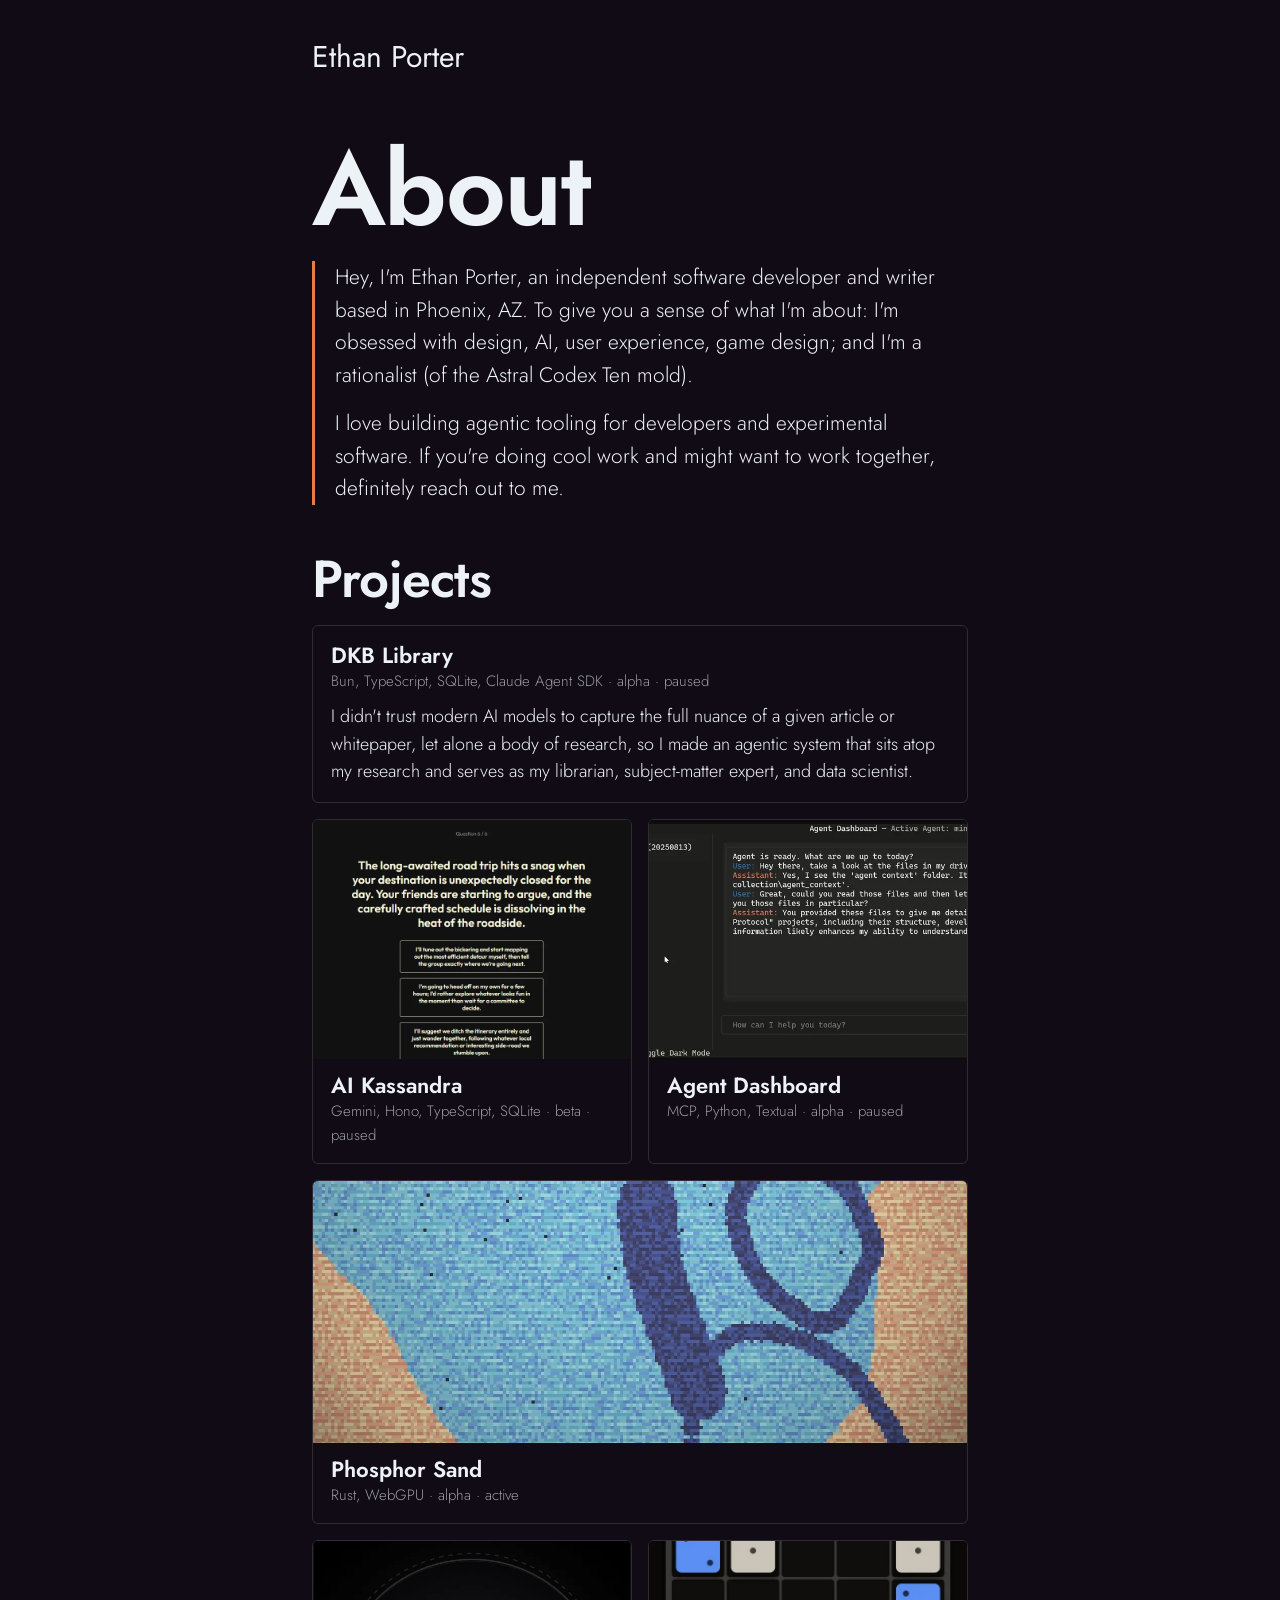
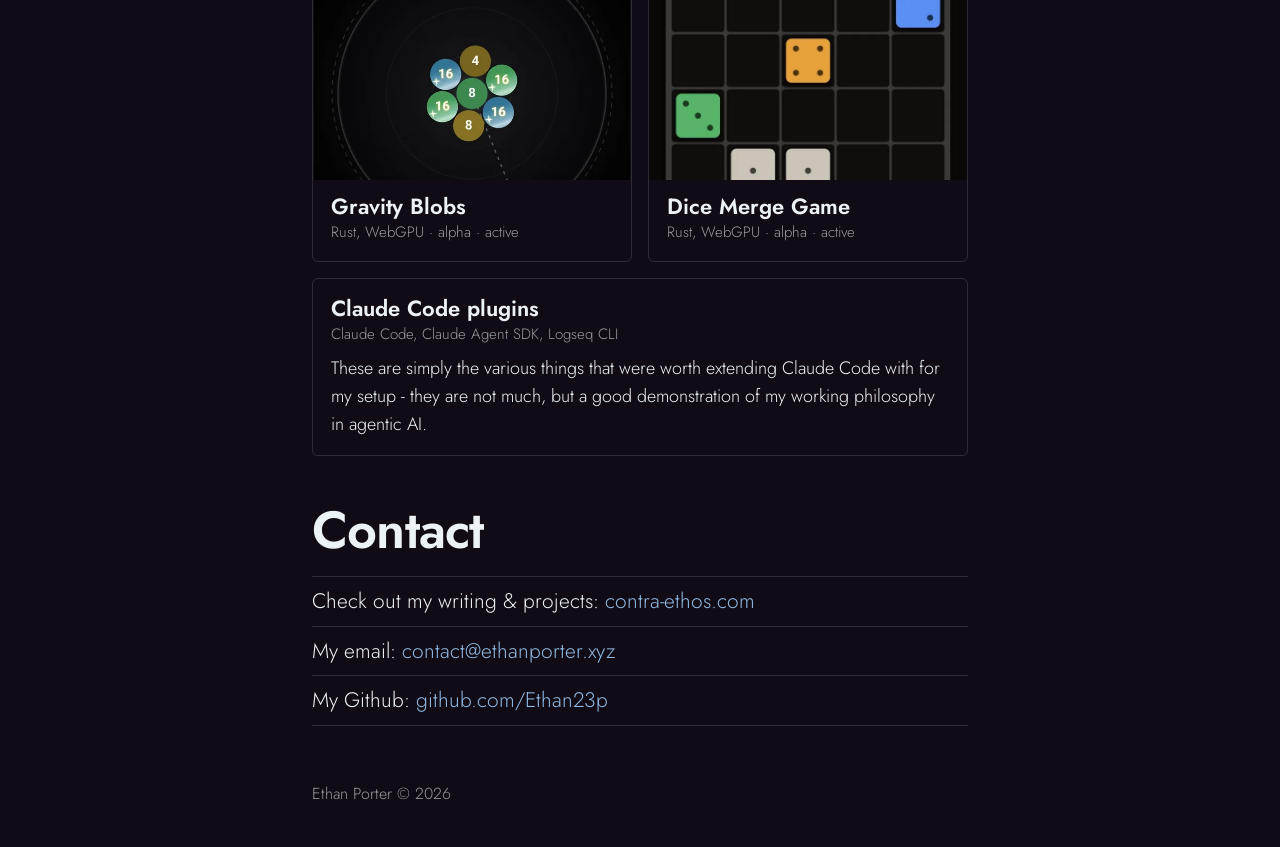
<file: index.html>
<!doctype html>
<html lang="en">
<head>
<meta charset="utf-8">
<meta name="viewport" content="width=device-width, initial-scale=1">
<title>Ethan Porter</title>
<meta name="description" content="Ethan Porter, an independent software developer and writer based in Phoenix, AZ.">
<meta name="color-scheme" content="dark">
<link rel="preconnect" href="https://fonts.googleapis.com">
<link rel="preconnect" href="https://fonts.gstatic.com" crossorigin>
<link rel="stylesheet" href="https://fonts.googleapis.com/css2?family=Jost:wght@300;400;600&display=swap">
<link rel="stylesheet" href="style.css">
</head>
<body>
<header>
<a class="wordmark" href="/">Ethan Porter</a>
</header>

<main>
<section aria-labelledby="about">
<h1 id="about">About</h1>
<blockquote>
<p>Hey, I'm Ethan Porter, an independent software developer and writer based in Phoenix, AZ. To give you a sense of what I'm about: I'm obsessed with design, AI, user experience, game design; and I'm a rationalist (of the Astral Codex Ten mold).</p>
<p>I love building agentic tooling for developers and experimental software. If you're doing cool work and might want to work together, definitely reach out to me.</p>
</blockquote>
</section>

<section aria-labelledby="projects">
<h2 id="projects">Projects</h2>
<div class="cards">
<a class="card card--full card--text" href="/projects/dkb-library/">
<span class="card-title">DKB Library</span>
<span class="card-meta">Bun, TypeScript, SQLite, Claude Agent SDK · alpha · paused</span>
<span class="card-line">I didn&#x27;t trust modern AI models to capture the full nuance of a given article or whitepaper, let alone a body of research, so I made an agentic system that sits atop my research and serves as my librarian, subject-matter expert, and data scientist.</span>
</a>
<a class="card card--half" href="/projects/ai-kassandra/">
<img src="/images/projects/ai-kassandra-card.webp" alt="" width="800" height="600" loading="lazy">
<span class="card-title">AI Kassandra</span>
<span class="card-meta">Gemini, Hono, TypeScript, SQLite · beta · paused</span>
</a>
<a class="card card--half" href="/projects/agent-dashboard/">
<img src="/images/projects/agent-dashboard-card.webp" alt="" width="1200" height="422" loading="lazy" style="object-position:20% 50%">
<span class="card-title">Agent Dashboard</span>
<span class="card-meta">MCP, Python, Textual · alpha · paused</span>
</a>
<a class="card card--full" href="https://contra-ethos.com/projects/phosphor-sand/">
<img src="/images/projects/phosphor-sand-card.webp" alt="" width="1200" height="917" loading="lazy" style="object-position:50% 45%">
<span class="card-title">Phosphor Sand</span>
<span class="card-meta">Rust, WebGPU · alpha · active</span>
</a>
<a class="card card--half" href="https://contra-ethos.com/projects/gravity-blobs/">
<img src="/images/projects/gravity-blobs-card.webp" alt="" width="624" height="1000" loading="lazy" style="object-position:50% 62%">
<span class="card-title">Gravity Blobs</span>
<span class="card-meta">Rust, WebGPU · alpha · active</span>
</a>
<a class="card card--half" href="https://contra-ethos.com/projects/dice-merge/">
<img src="/images/projects/dice-merge-card.webp" alt="" width="672" height="1000" loading="lazy" style="object-position:50% 42%">
<span class="card-title">Dice Merge Game</span>
<span class="card-meta">Rust, WebGPU · alpha · active</span>
</a>
<a class="card card--full card--text" href="https://contra-ethos.com/projects/claude-code-plugins/">
<span class="card-title">Claude Code plugins</span>
<span class="card-meta">Claude Code, Claude Agent SDK, Logseq CLI</span>
<span class="card-line">These are simply the various things that were worth extending Claude Code with for my setup&nbsp;- they are not much, but a good demonstration of my working philosophy in agentic AI.</span>
</a>
</div>
</section>

<section aria-labelledby="contact">
<h2 id="contact">Contact</h2>
<ul class="contact">
<li>Check out my writing &amp; projects: <a href="https://contra-ethos.com">contra-ethos.com</a></li>
<li>My email: <a href="mailto:contact@ethanporter.xyz">contact@ethanporter.xyz</a></li>
<li>My Github: <a href="https://github.com/Ethan23p">github.com/Ethan23p</a></li>
</ul>
</section>
</main>

<footer>Ethan Porter © 2026</footer>
</body>
</html>
</file>
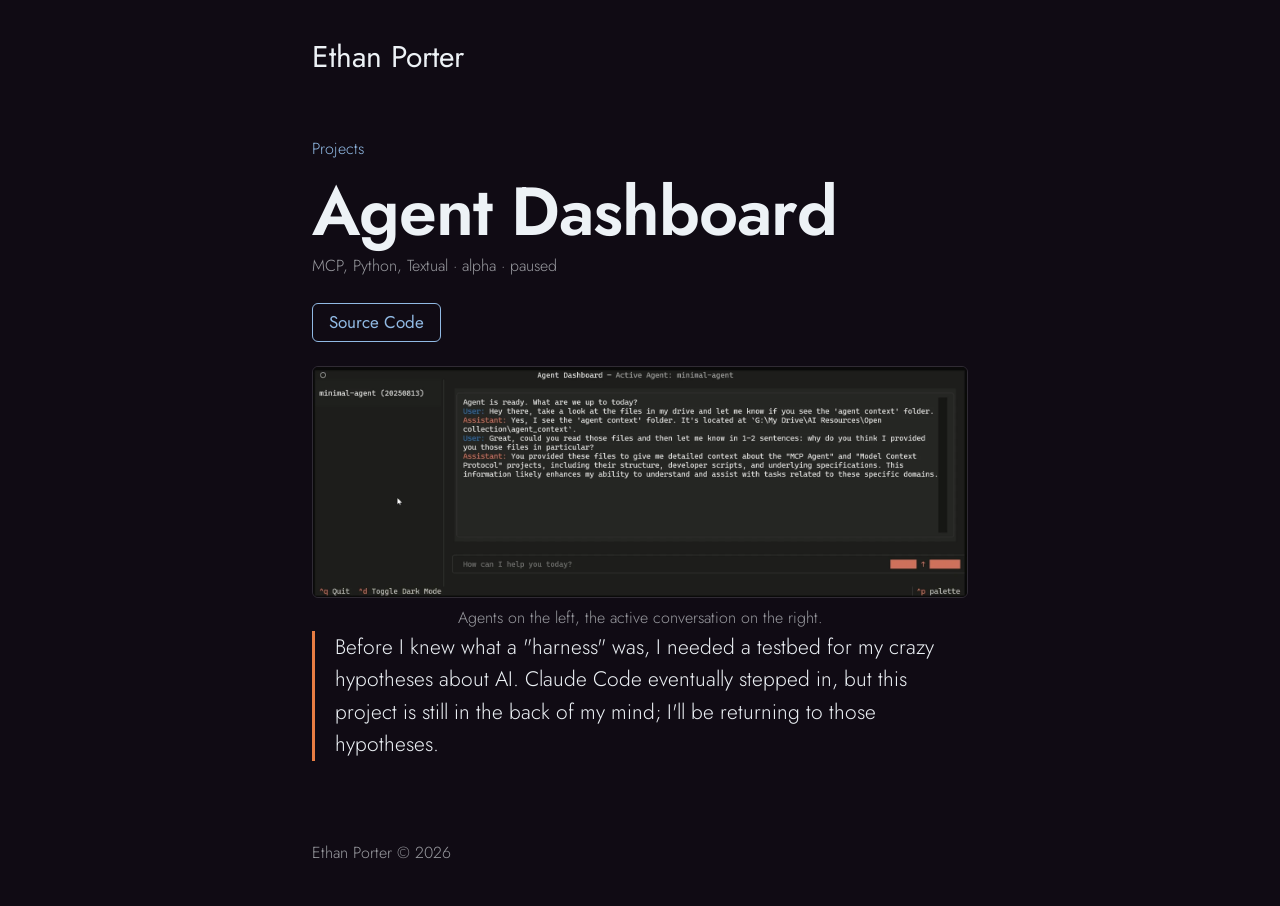
<file: projects/agent-dashboard/index.html>
<!doctype html>
<html lang="en">
<head>
<meta charset="utf-8">
<meta name="viewport" content="width=device-width, initial-scale=1">
<title>Agent Dashboard · Ethan Porter</title>
<meta name="description" content="Before I knew what a &quot;harness&quot; was, I needed a testbed for my crazy hypotheses about AI. Claude Code eventually stepped in, but this project is still in the back of my mind; I&#x27;ll be returning to those hypotheses.">
<meta name="color-scheme" content="dark">
<link rel="preconnect" href="https://fonts.googleapis.com">
<link rel="preconnect" href="https://fonts.gstatic.com" crossorigin>
<link rel="stylesheet" href="https://fonts.googleapis.com/css2?family=Jost:wght@300;400;600&display=swap">
<link rel="stylesheet" href="/style.css">
</head>
<body>
<header>
<a class="wordmark" href="/">Ethan Porter</a>
</header>

<main>
<article class="project">
<p class="crumb"><a href="/#projects">Projects</a></p>
<h1>Agent Dashboard</h1>
<p class="meta">MCP, Python, Textual · alpha · paused</p>
<ul class="links">
<li><a href="https://github.com/Ethan23p/agent-dashboard">Source Code</a></li>
</ul>
<figure class="hero"><img src="/images/projects/agent-dashboard.webp" alt="Agent Dashboard running in a terminal: an agent list on the left, a conversation with the active agent on the right, and a prompt box below." width="1600" height="562"><figcaption>Agents on the left, the active conversation on the right.</figcaption></figure>
<blockquote>
<p>Before I knew what a &quot;harness&quot; was, I needed a testbed for my crazy hypotheses about AI. Claude Code eventually stepped in, but this project is still in the back of my mind; I&#x27;ll be returning to those hypotheses.</p>
</blockquote>
</article>
</main>

<footer>Ethan Porter © 2026</footer>
</body>
</html>
</file>
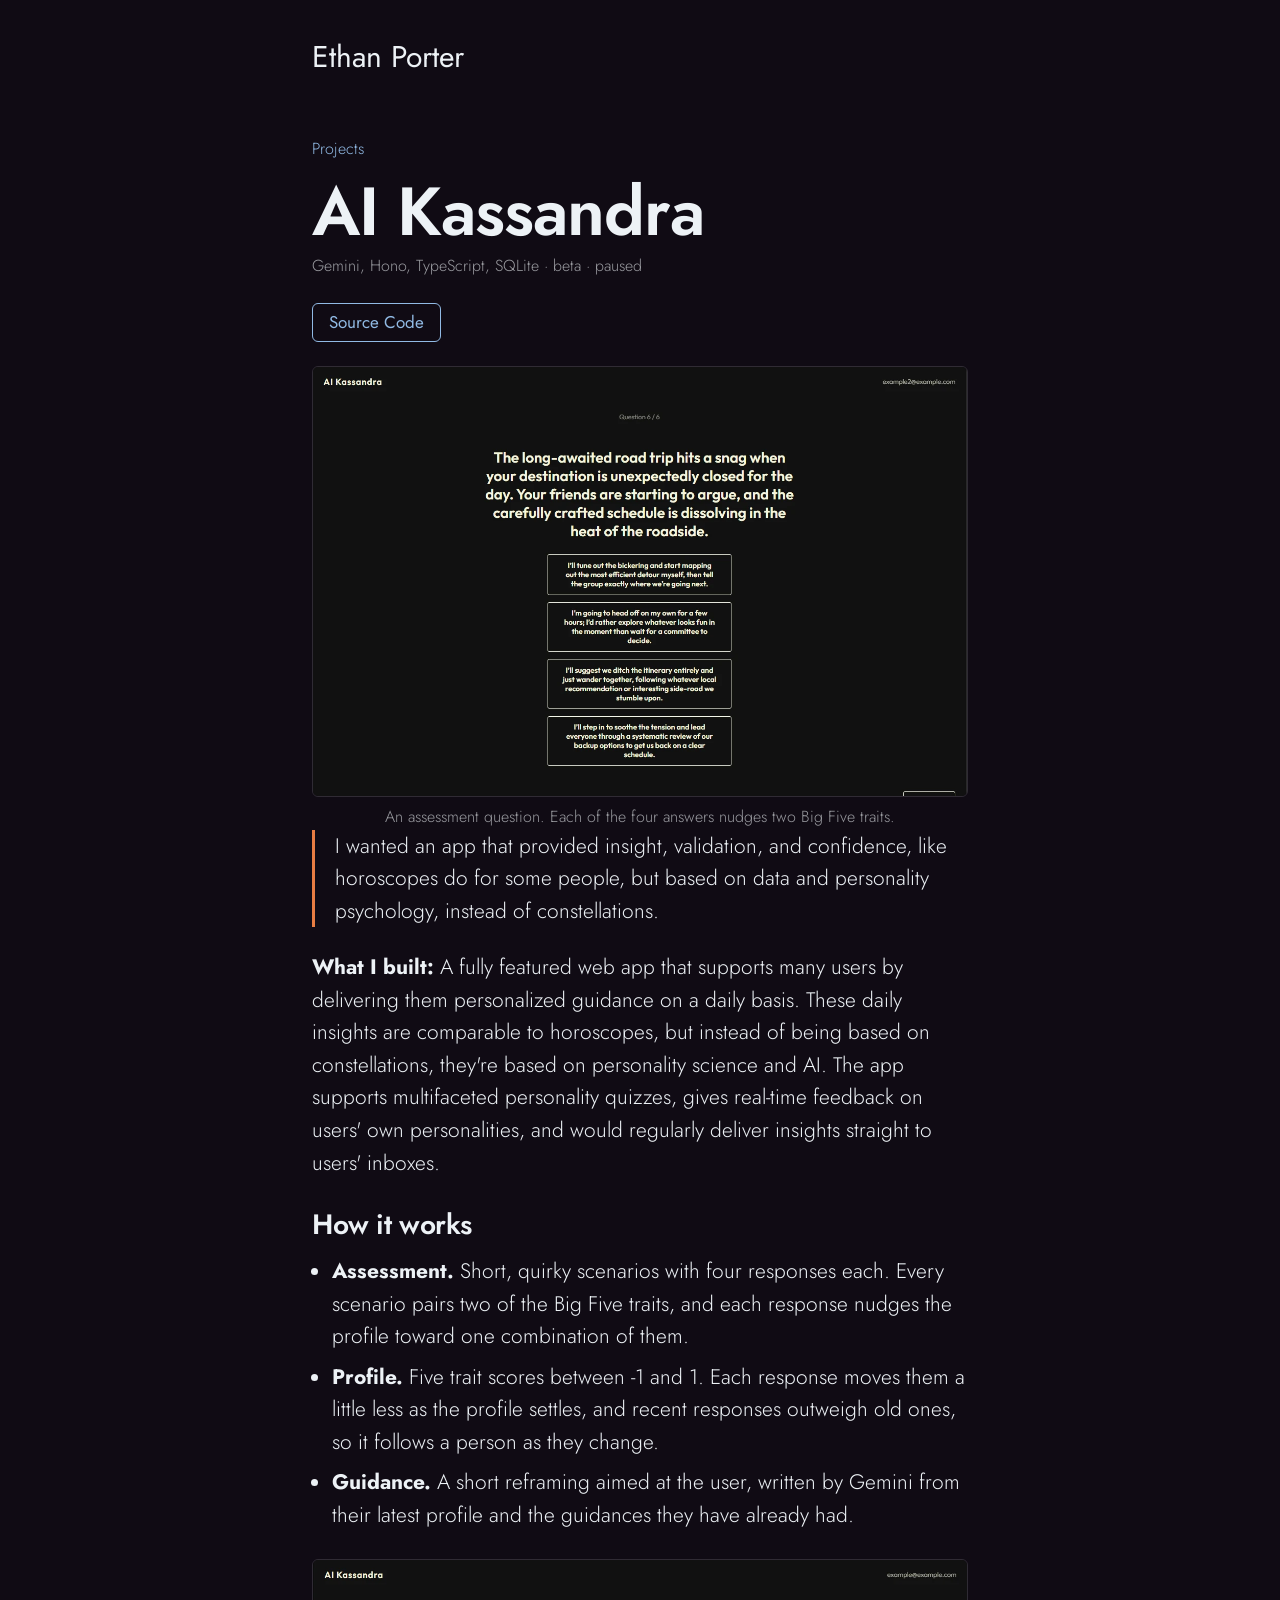
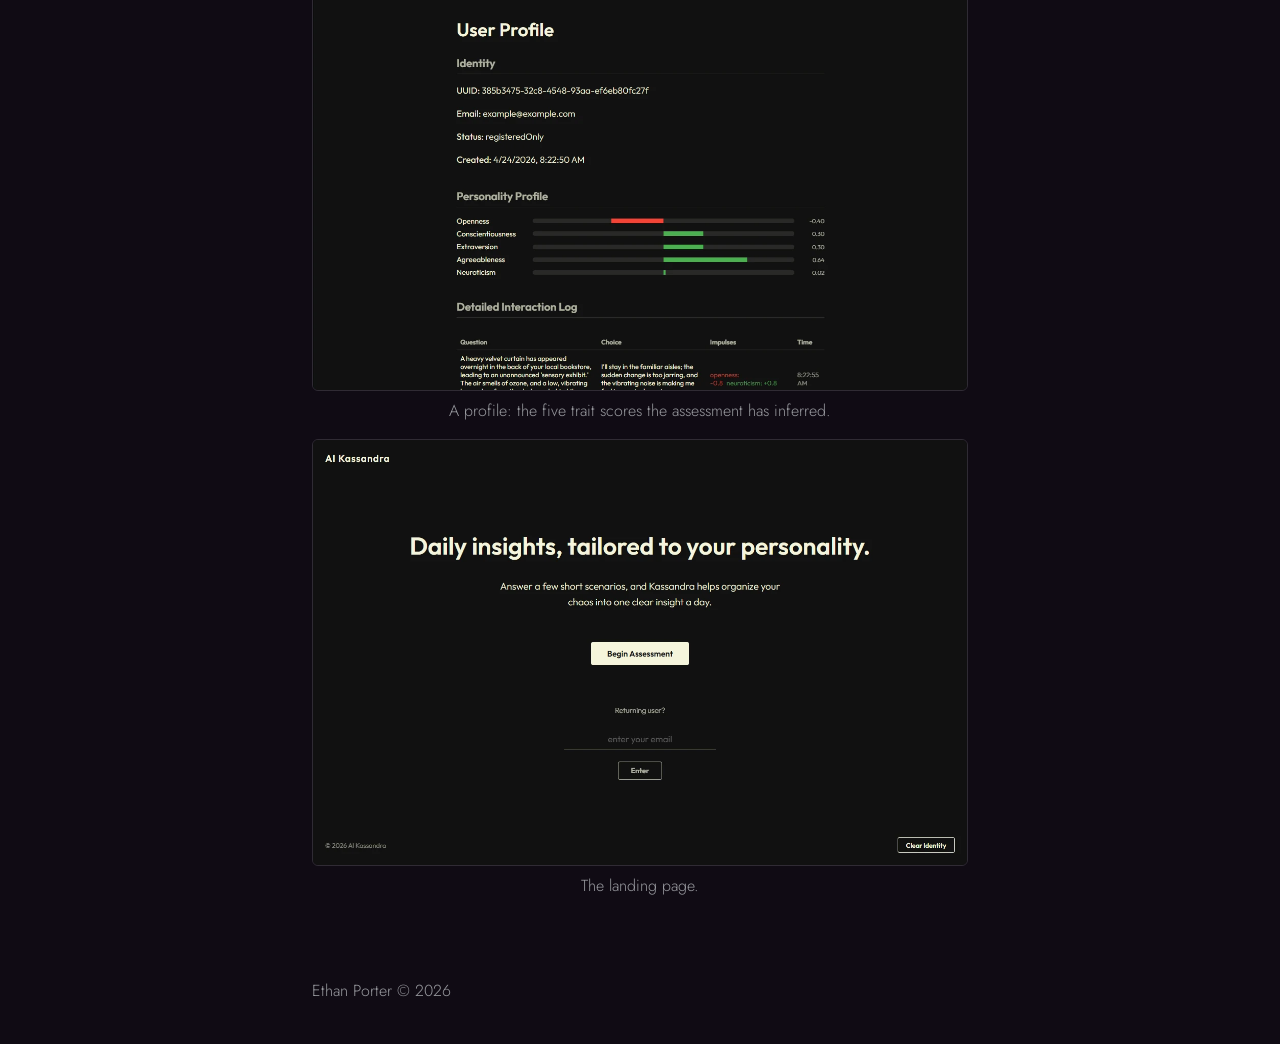
<file: projects/ai-kassandra/index.html>
<!doctype html>
<html lang="en">
<head>
<meta charset="utf-8">
<meta name="viewport" content="width=device-width, initial-scale=1">
<title>AI Kassandra · Ethan Porter</title>
<meta name="description" content="I wanted an app that provided insight, validation, and confidence, like horoscopes do for some people, but based on data and personality psychology, instead of constellations.">
<meta name="color-scheme" content="dark">
<link rel="preconnect" href="https://fonts.googleapis.com">
<link rel="preconnect" href="https://fonts.gstatic.com" crossorigin>
<link rel="stylesheet" href="https://fonts.googleapis.com/css2?family=Jost:wght@300;400;600&display=swap">
<link rel="stylesheet" href="/style.css">
</head>
<body>
<header>
<a class="wordmark" href="/">Ethan Porter</a>
</header>

<main>
<article class="project">
<p class="crumb"><a href="/#projects">Projects</a></p>
<h1>AI Kassandra</h1>
<p class="meta">Gemini, Hono, TypeScript, SQLite · beta · paused</p>
<ul class="links">
<li><a href="https://github.com/Ethan23p/AI_Kassandra">Source Code</a></li>
</ul>
<figure class="hero"><img src="/images/projects/ai-kassandra.webp" alt="An AI Kassandra assessment question: a road trip hits a snag, with four ways to respond." width="1280" height="839"><figcaption>An assessment question. Each of the four answers nudges two Big Five traits.</figcaption></figure>
<blockquote>
<p>I wanted an app that provided insight, validation, and confidence, like horoscopes do for some people, but based on data and personality psychology, instead of constellations.</p>
</blockquote>
<p><strong>What I built:</strong> A fully featured web app that supports many users by delivering them personalized guidance on a daily basis. These daily insights are comparable to horoscopes, but instead of being based on constellations, they&#x27;re based on personality science and AI. The app supports multifaceted personality quizzes, gives real-time feedback on users&#x27; own personalities, and would regularly deliver insights straight to users&#x27; inboxes.</p>
<h2>How it works</h2>
<ul class="outline">
<li><strong>Assessment.</strong> Short, quirky scenarios with four responses each. Every scenario pairs two of the Big Five traits, and each response nudges the profile toward one combination of them.</li>
<li><strong>Profile.</strong> Five trait scores between -1 and 1. Each response moves them a little less as the profile settles, and recent responses outweigh old ones, so it follows a person as they change.</li>
<li><strong>Guidance.</strong> A short reframing aimed at the user, written by Gemini from their latest profile and the guidances they have already had.</li>
</ul>
<div class="gallery">
<figure><img src="/images/projects/ai-kassandra-profile.webp" alt="A user profile showing Big Five scores as bars." width="1280" height="840" loading="lazy"><figcaption>A profile: the five trait scores the assessment has inferred.</figcaption></figure>
<figure><img src="/images/projects/ai-kassandra-landing.webp" alt="AI Kassandra landing page: &quot;Daily insights, tailored to your personality.&quot; with a Begin Assessment button." width="1291" height="838" loading="lazy"><figcaption>The landing page.</figcaption></figure>
</div>
</article>
</main>

<footer>Ethan Porter © 2026</footer>
</body>
</html>
</file>
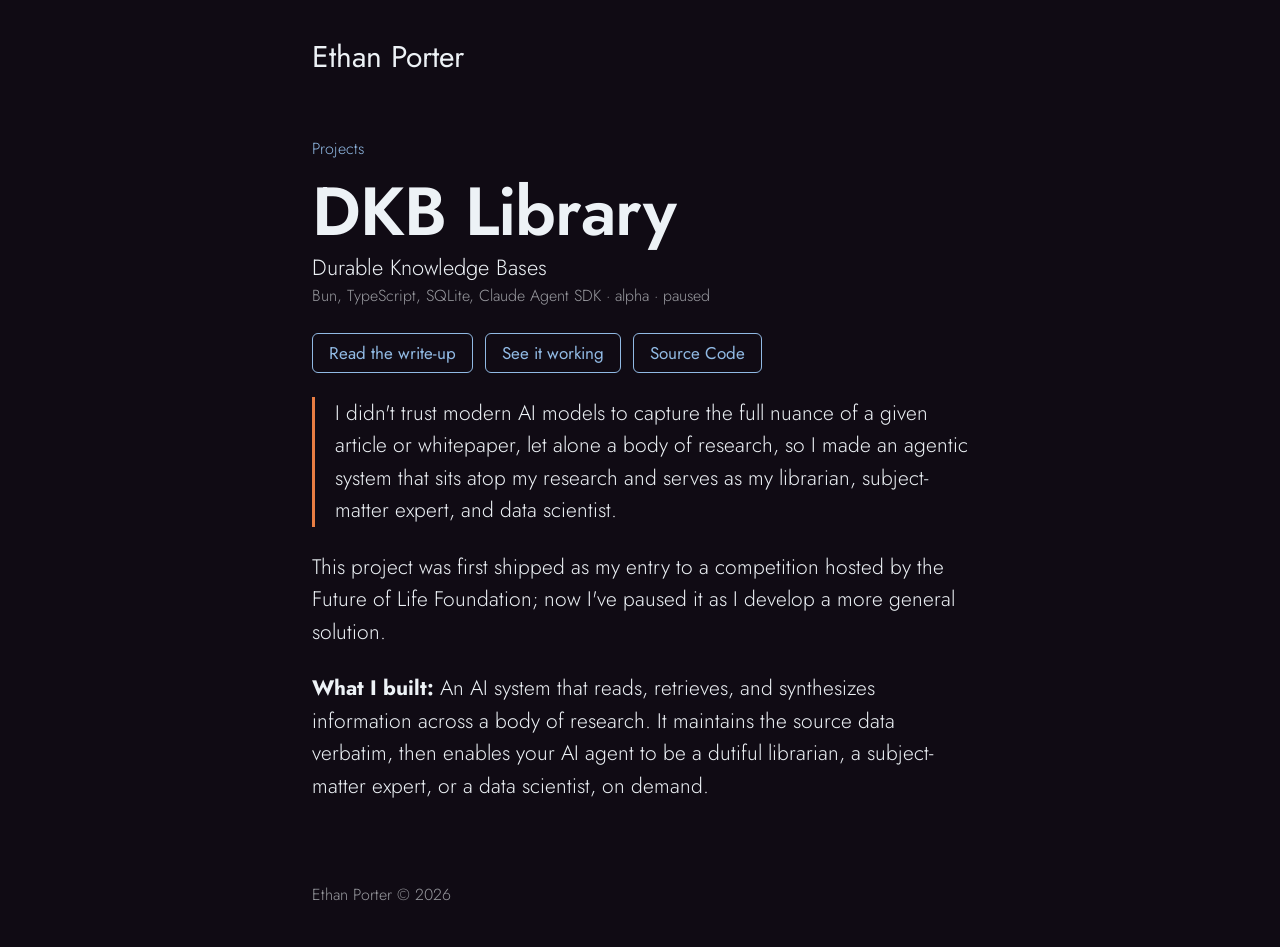
<file: projects/dkb-library/index.html>
<!doctype html>
<html lang="en">
<head>
<meta charset="utf-8">
<meta name="viewport" content="width=device-width, initial-scale=1">
<title>DKB Library · Ethan Porter</title>
<meta name="description" content="I didn&#x27;t trust modern AI models to capture the full nuance of a given article or whitepaper, let alone a body of research, so I made an agentic system that sits atop my research and serves as my librarian, subject-matter expert, and data scientist.">
<meta name="color-scheme" content="dark">
<link rel="preconnect" href="https://fonts.googleapis.com">
<link rel="preconnect" href="https://fonts.gstatic.com" crossorigin>
<link rel="stylesheet" href="https://fonts.googleapis.com/css2?family=Jost:wght@300;400;600&display=swap">
<link rel="stylesheet" href="/style.css">
</head>
<body>
<header>
<a class="wordmark" href="/">Ethan Porter</a>
</header>

<main>
<article class="project">
<p class="crumb"><a href="/#projects">Projects</a></p>
<h1>DKB Library</h1>
<p class="subtitle">Durable Knowledge Bases</p>
<p class="meta">Bun, TypeScript, SQLite, Claude Agent SDK · alpha · paused</p>
<ul class="links">
<li><a href="https://ethan23p.github.io/dkb-library/">Read the write-up</a></li>
<li><a href="https://ethan23p.github.io/dkb-library/showcase/">See it working</a></li>
<li><a href="https://github.com/Ethan23p/dkb-library">Source Code</a></li>
</ul>
<blockquote>
<p>I didn&#x27;t trust modern AI models to capture the full nuance of a given article or whitepaper, let alone a body of research, so I made an agentic system that sits atop my research and serves as my librarian, subject-matter expert, and data scientist.</p>
</blockquote>
<p>This project was first shipped as my entry to a competition hosted by the Future of Life Foundation; now I&#x27;ve paused it as I develop a more general solution.</p>
<p><strong>What I built:</strong> An AI system that reads, retrieves, and synthesizes information across a body of research. It maintains the source data verbatim, then enables your AI agent to be a dutiful librarian, a subject-matter expert, or a data scientist, on demand.</p>
</article>
</main>

<footer>Ethan Porter © 2026</footer>
</body>
</html>
</file>
<file: style.css>
/* EthanPorter.xyz — tokens from the "Ethan Porter — Portfolio" design system */
:root {
  --ground: #100B14;
  --paper: #EDF2F6;
  --muted: rgba(237, 242, 246, 0.62);
  --accent: #91BAE4;
  --warm: #E87D43;
  --rule: rgba(237, 242, 246, 0.14);
  --font: 'semplicitapro', 'Jost', 'Avenir Next', 'Futura', 'Century Gothic', 'Trebuchet MS', sans-serif;
}

* { box-sizing: border-box; }

html { background: var(--ground); }

body {
  margin: 0 auto;
  max-width: 46rem;
  min-height: 100vh;
  padding: 2rem 1rem 2.5rem;
  display: flex;
  flex-direction: column;
  gap: 3.5rem;
  background: var(--ground);
  color: var(--paper);
  font-family: var(--font);
  font-size: 1.3125rem;
  font-weight: 300;
  line-height: 1.55;
  -webkit-font-smoothing: antialiased;
}

@media (min-width: 640px) {
  body { padding: 2rem 2.5rem 2.5rem; }
}

a { color: var(--accent); text-decoration: none; }
a:hover, a:focus-visible { color: var(--paper); }
a:focus-visible { outline: 2px solid var(--accent); outline-offset: 3px; }

.wordmark {
  display: inline-block;
  padding: 0.5rem 0;
  font-size: 1.875rem;
  font-weight: 400;
  line-height: 1.1;
  color: var(--paper);
}

main { flex: 1; display: flex; flex-direction: column; gap: 3rem; }

h1, h2 {
  margin: 0 0 1.25rem;
  font-weight: 600;
  line-height: 1;
  letter-spacing: -0.015em;
}
h1 { font-size: clamp(3.5rem, 11vw, 6.5rem); }
h2 { font-size: clamp(2.25rem, 6vw, 3.25rem); }

blockquote {
  margin: 0;
  padding: 0 0 0 1.25rem;
  border-left: 3px solid var(--warm);
}
blockquote p { margin: 0 0 1rem; }
blockquote p:last-child { margin-bottom: 0; }

.contact { margin: 0; padding: 0; list-style: none; }
.contact li { padding: 0.5rem 0; border-top: 1px solid var(--rule); }
.contact li:last-child { border-bottom: 1px solid var(--rule); }
.contact a { overflow-wrap: anywhere; }

/* Project cards: each links to its page on contra-ethos.com */
.cards { display: grid; grid-template-columns: 1fr; gap: 1rem; }
@media (min-width: 640px) {
  .cards { grid-template-columns: 1fr 1fr; }
  .card--full { grid-column: 1 / -1; }
}
.card {
  display: flex;
  flex-direction: column;
  gap: 0.1rem;
  padding: 0 0 1rem;
  border: 1px solid var(--rule);
  border-radius: 6px;
  overflow: hidden;
  color: var(--paper);
}
.card:hover, .card:focus-visible { color: var(--paper); border-color: var(--warm); }
.card img {
  display: block;
  width: 100%;
  height: auto;
  aspect-ratio: 4 / 3;
  object-fit: cover;
  margin-bottom: 0.75rem;
  background: #000;
}
.card--full img { aspect-ratio: 5 / 2; }
.card-title, .card-meta, .card-line { padding: 0 1.1rem; }
.card-title { font-size: 1.375rem; font-weight: 600; line-height: 1.2; }
.card:hover .card-title { color: var(--accent); }
.card-meta { font-size: 0.9375rem; color: var(--muted); }
.card--text { padding-top: 1rem; }
.card-line { margin-top: 0.5rem; font-size: 1.125rem; }

/* Project pages */
.project > * { margin: 0 0 1.5rem; }
.project h1 { margin-bottom: 0.5rem; font-size: clamp(2.5rem, 8vw, 4.25rem); }
.crumb { margin-bottom: 1rem; font-size: 1rem; }
.project .subtitle { margin-bottom: 0.25rem; font-size: 1.375rem; line-height: 1.2; }
.meta { font-size: 1rem; color: var(--muted); }
.hero, .gallery figure { margin: 0; }
.hero img, .gallery img {
  display: block;
  max-width: 100%;
  height: auto;
  max-height: 75vh;
  margin: 0 auto;
  border: 1px solid var(--rule);
  border-radius: 6px;
}
.gallery { display: grid; gap: 1rem; }
.outline { padding-left: 1.25rem; }
.outline li { padding: 0.25rem 0; }
.project h2 { margin: 2rem 0 0.75rem; font-size: 1.75rem; }
.hero figcaption, .gallery figcaption { margin-top: 0.5rem; font-size: 1rem; color: var(--muted); text-align: center; }
.links { display: flex; flex-wrap: wrap; gap: 0.75rem; padding: 0; list-style: none; font-size: 1.0625rem; font-weight: 400; }
.links a { display: inline-block; padding: 0.35rem 1rem; border: 1px solid var(--accent); border-radius: 6px; }
.links a:hover, .links a:focus-visible { border-color: var(--paper); }
code { font-size: 0.9em; color: var(--accent); }

footer { font-size: 1rem; color: var(--muted); }
</file>
